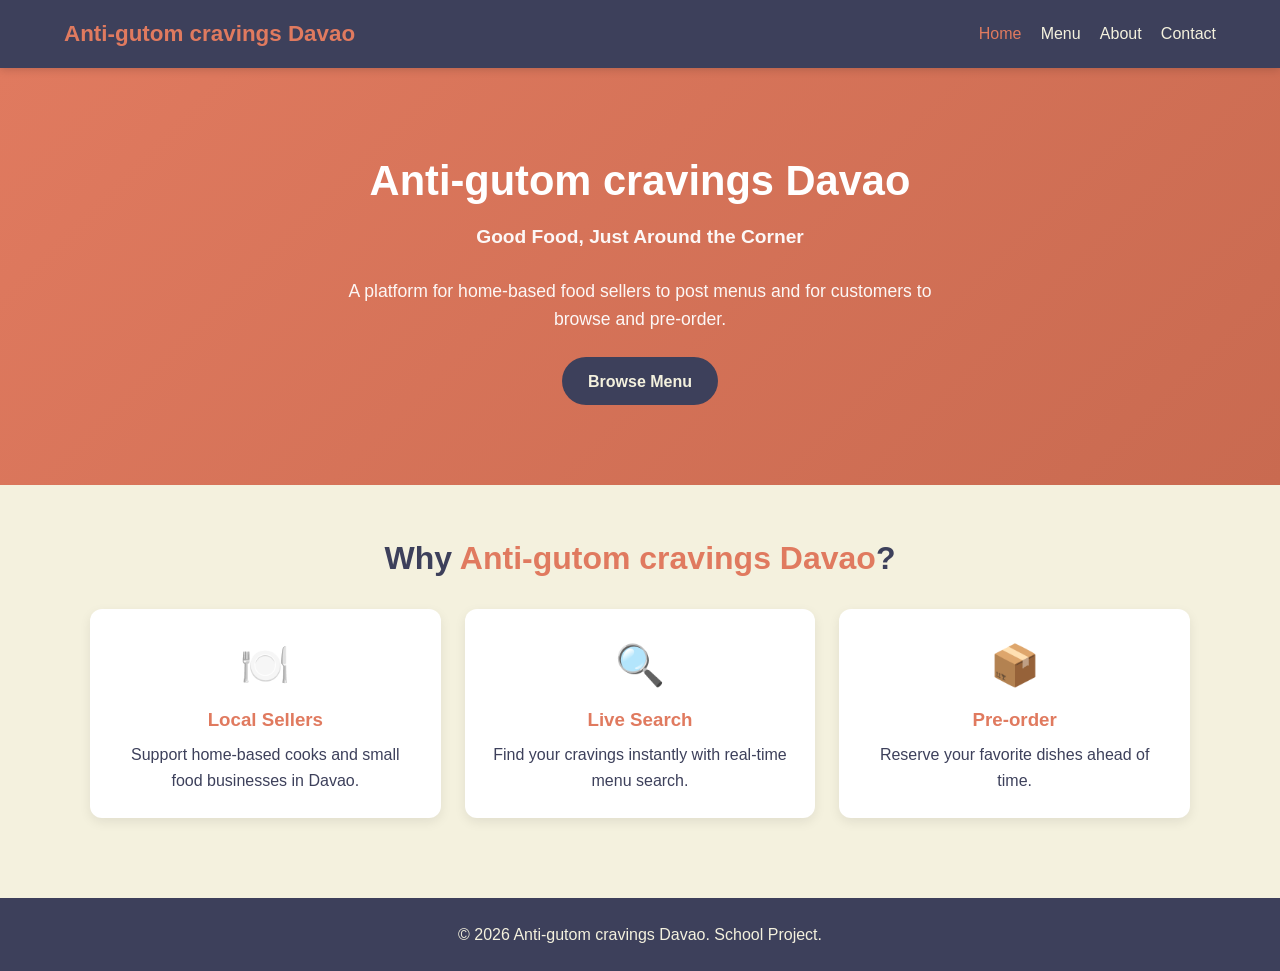
<file: index.html>
<!DOCTYPE html>
<html lang="en">
<head>
<meta charset="UTF-8">
<meta name="viewport" content="width=device-width,initial-scale=1">
<title>Anti-gutom cravings Davao — Home</title>
<link rel="stylesheet" href="css/style.css">
</head>
<body>
<header>
  <nav>
    <div class="logo">Anti-gutom cravings Davao</div>
    <div class="hamburger" onclick="document.querySelector('.nav-links').classList.toggle('open')"><span></span><span></span><span></span></div>
    <ul class="nav-links">
      <li><a href="index.html" class="active">Home</a></li>
      <li><a href="menu.html">Menu</a></li>
      <li><a href="about.html">About</a></li>
      <li><a href="contact.html">Contact</a></li>
    </ul>
  </nav>
</header>
<section class="hero">
  <h1>Anti-gutom cravings Davao</h1>
  <p style="font-weight:600;font-size:1.2rem">Good Food, Just Around the Corner</p>
  <p>A platform for home-based food sellers to post menus and for customers to browse and pre-order.</p>
  <a href="menu.html" class="btn">Browse Menu</a>
</section>
<section class="container">
  <h2 class="section-title">Why <span>Anti-gutom cravings Davao</span>?</h2>
  <div class="features">
    <div class="feature"><div class="icon">🍽️</div><h3>Local Sellers</h3><p>Support home-based cooks and small food businesses in Davao.</p></div>
    <div class="feature"><div class="icon">🔍</div><h3>Live Search</h3><p>Find your cravings instantly with real-time menu search.</p></div>
    <div class="feature"><div class="icon">📦</div><h3>Pre-order</h3><p>Reserve your favorite dishes ahead of time.</p></div>
  </div>
</section>
<footer>&copy; 2026 Anti-gutom cravings Davao. School Project.</footer>
<script src="js/script.js"></script>
</body>
</html>
</file>
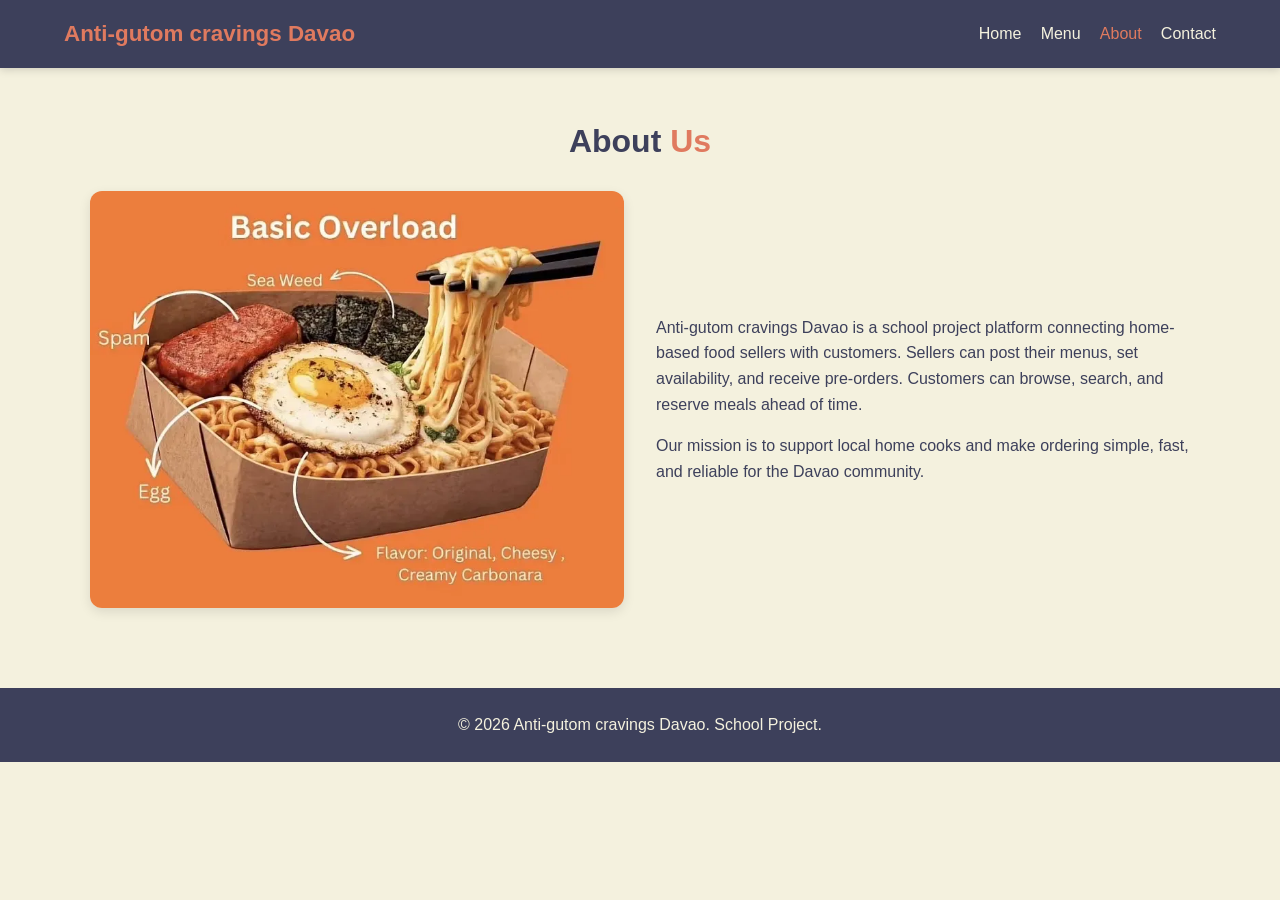
<file: about.html>
<!DOCTYPE html>
<html lang="en">
<head>
<meta charset="UTF-8">
<meta name="viewport" content="width=device-width,initial-scale=1">
<title>Anti-gutom cravings Davao — About</title>
<link rel="stylesheet" href="css/style.css">
</head>
<body>
<header>
  <nav>
    <div class="logo">Anti-gutom cravings Davao</div>
    <div class="hamburger"><span></span><span></span><span></span></div>
    <ul class="nav-links">
      <li><a href="index.html">Home</a></li>
      <li><a href="menu.html">Menu</a></li>
      <li><a href="about.html" class="active">About</a></li>
      <li><a href="contact.html">Contact</a></li>
    </ul>
  </nav>
</header>
<section class="container">
  <h2 class="section-title">About <span>Us</span></h2>
  <div class="about-content">
    <img src="BASIC OVERLOAD.webp" alt="Anti-gutom cravings Davao">
    <div>
      <p>Anti-gutom cravings Davao is a school project platform connecting home-based food sellers with customers. Sellers can post their menus, set availability, and receive pre-orders. Customers can browse, search, and reserve meals ahead of time.</p>
      <p style="margin-top:1rem">Our mission is to support local home cooks and make ordering simple, fast, and reliable for the Davao community.</p>
    </div>
  </div>
</section>
<footer>&copy; 2026 Anti-gutom cravings Davao. School Project.</footer>
<script src="js/script.js"></script>
</body>
</html>
</file>
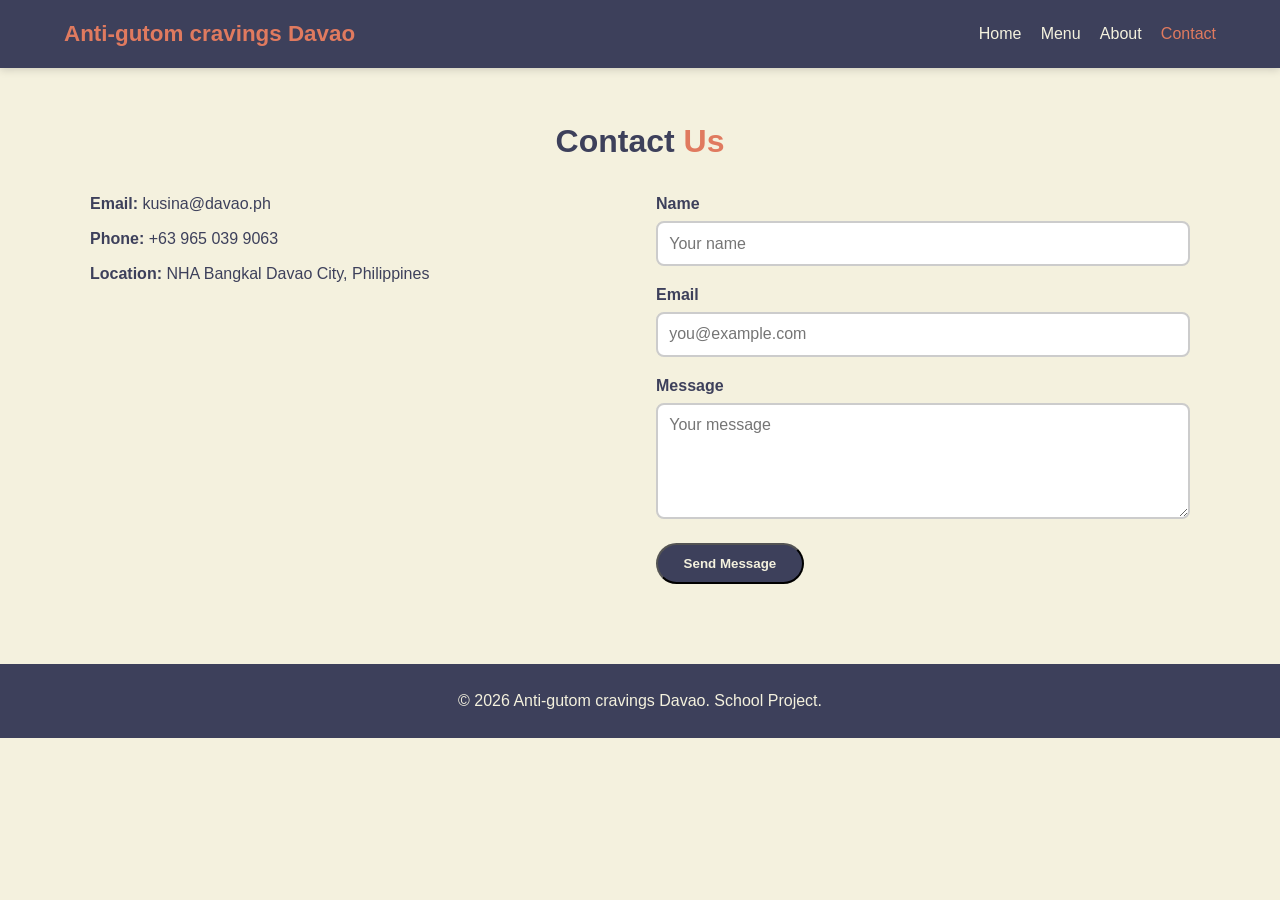
<file: contact.html>
<!DOCTYPE html>
<html lang="en">
<head>
<meta charset="UTF-8">
<meta name="viewport" content="width=device-width,initial-scale=1">
<title>Anti-gutom cravings Davao — Contact</title>
<link rel="stylesheet" href="css/style.css">
</head>
<body>
<header>
  <nav>
    <div class="logo">Anti-gutom cravings Davao</div>
    <div class="hamburger"><span></span><span></span><span></span></div>
    <ul class="nav-links">
      <li><a href="index.html">Home</a></li>
      <li><a href="menu.html">Menu</a></li>
      <li><a href="about.html">About</a></li>
      <li><a href="contact.html" class="active">Contact</a></li>
    </ul>
  </nav>
</header>
<section class="container">
  <h2 class="section-title">Contact <span>Us</span></h2>
  <div class="contact-wrap">
    <div class="contact-info">
      <p><strong>Email:</strong> kusina@davao.ph</p>
      <p><strong>Phone:</strong> +63 965 039 9063</p>
      <p><strong>Location:</strong> NHA Bangkal Davao City, Philippines</p>
    </div>
    <form id="contactForm">
      <div class="form-group">
        <label>Name</label>
        <input type="text" id="name" placeholder="Your name">
        <div class="error" id="nameErr">Please enter a valid name.</div>
      </div>
      <div class="form-group">
        <label>Email</label>
        <input type="email" id="email" placeholder="you@example.com">
        <div class="error" id="emailErr">Please enter a valid email.</div>
      </div>
      <div class="form-group">
        <label>Message</label>
        <textarea id="message" rows="5" placeholder="Your message"></textarea>
        <div class="error" id="msgErr">Message must be at least 10 characters.</div>
      </div>
      <button type="submit" class="btn">Send Message</button>
      <div class="success" id="successMsg">Message sent successfully! We'll get back to you soon.</div>
    </form>
  </div>
</section>
<footer>&copy; 2026 Anti-gutom cravings Davao. School Project.</footer>
<script src="js/script.js"></script>
</body>
</html>
</file>
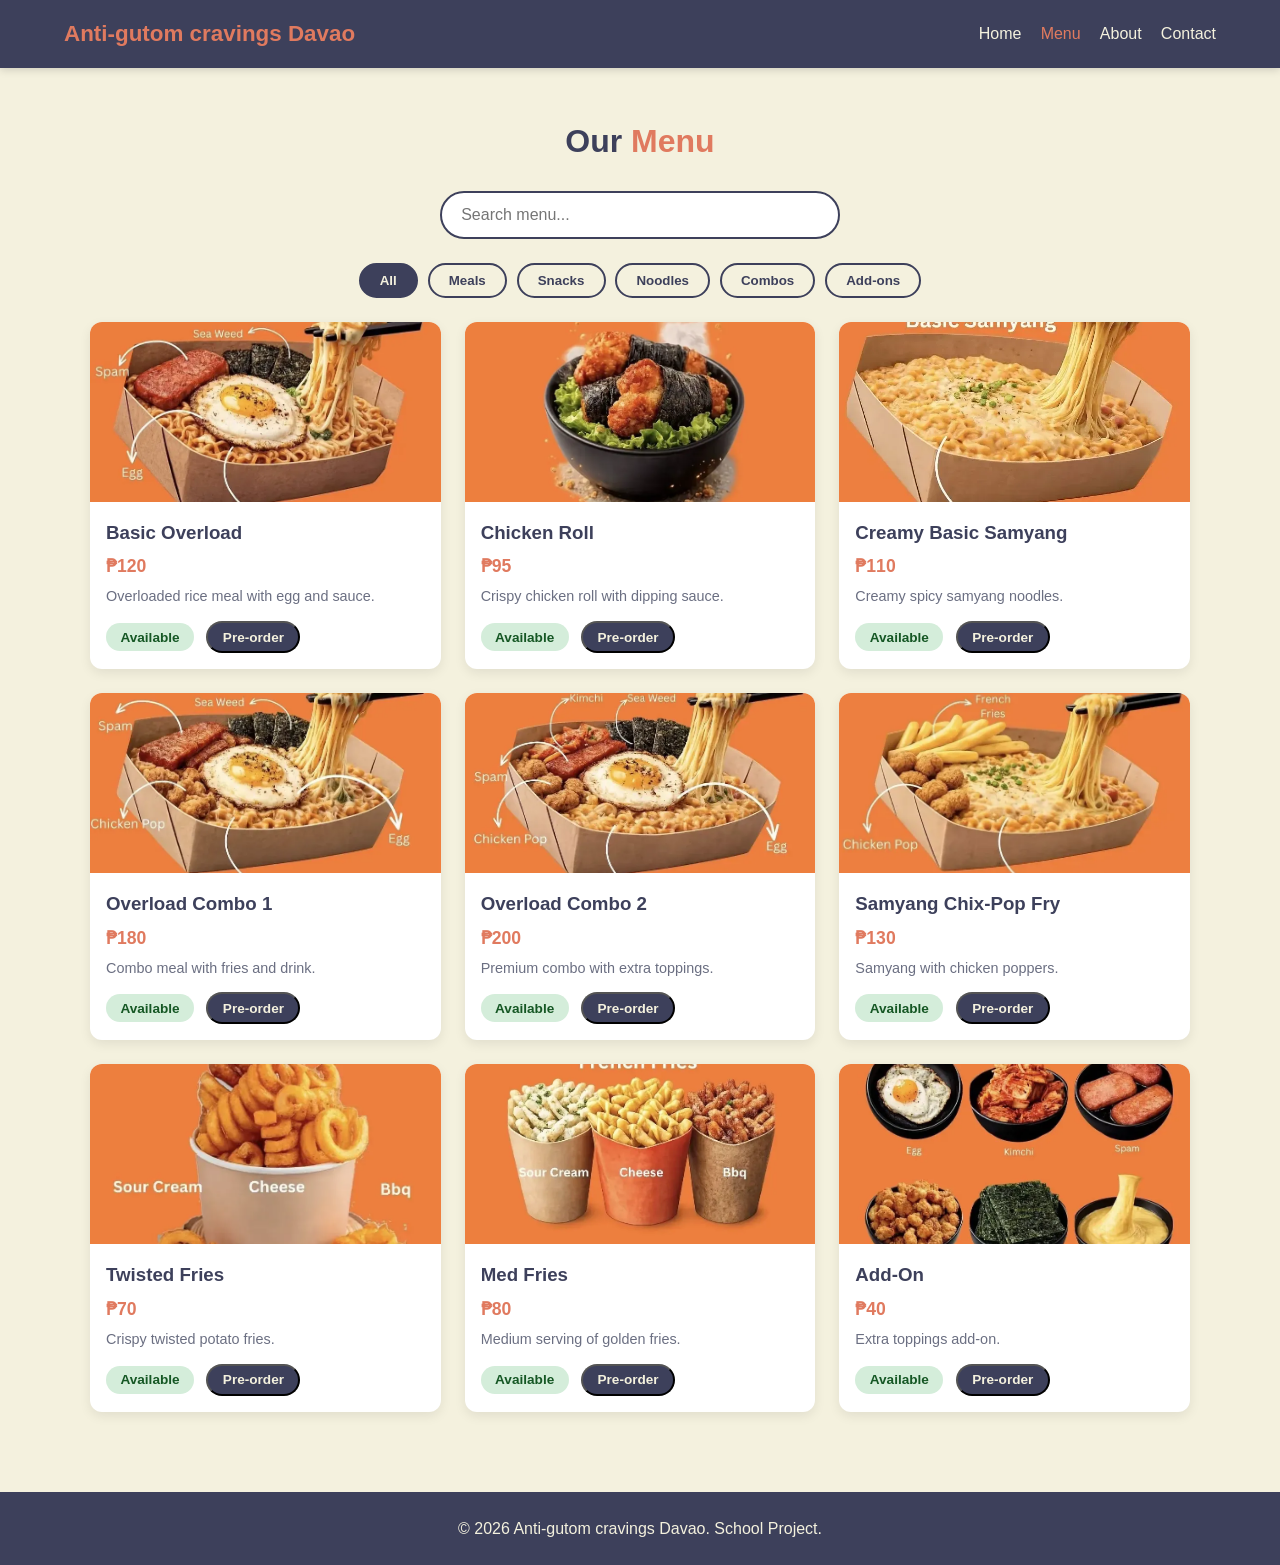
<file: menu.html>
<!DOCTYPE html>
<html lang="en">
<head>
<meta charset="UTF-8">
<meta name="viewport" content="width=device-width,initial-scale=1">
<title>Anti-gutom cravings Davao — Menu</title>
<link rel="stylesheet" href="css/style.css">
</head>
<body>
<header>
  <nav>
    <div class="logo">Anti-gutom cravings Davao</div>
    <div class="hamburger"><span></span><span></span><span></span></div>
    <ul class="nav-links">
      <li><a href="index.html">Home</a></li>
      <li><a href="menu.html" class="active">Menu</a></li>
      <li><a href="about.html">About</a></li>
      <li><a href="contact.html">Contact</a></li>
    </ul>
  </nav>
</header>
<section class="container">
  <h2 class="section-title">Our <span>Menu</span></h2>
  <div class="search-bar"><input type="text" id="searchInput" placeholder="Search menu..."></div>
  <div class="filters"></div>
  <div class="menu-grid" id="menuGrid"></div>
</section>
<div class="modal" id="orderModal">
  <div class="modal-box">
    <h3 id="modalTitle">Pre-order</h3>
    <p>Thank you! Your pre-order request has been received. The seller will confirm shortly.</p>
    <br>
    <button class="btn" id="closeModal">Close</button>
  </div>
</div>
<footer>&copy; 2026 Anti-gutom cravings Davao. School Project.</footer>
<script src="js/script.js"></script>
</body>
</html>
</file>
<file: css/style.css>
:root{
  --primary:#E07A5F;
  --cream:#F4F1DE;
  --dark:#3D405B;
  --white:#ffffff;
  --gray:#6b6f82;
}
*{box-sizing:border-box;margin:0;padding:0}
html{scroll-behavior:smooth}
body{font-family:'Segoe UI',Arial,sans-serif;background:var(--cream);color:var(--dark);line-height:1.6}
a{text-decoration:none;color:inherit}
img{max-width:100%;display:block}
.container{width:90%;max-width:1100px;margin:0 auto}

/* Nav */
header{background:var(--dark);color:var(--cream);position:sticky;top:0;z-index:100;box-shadow:0 2px 8px rgba(0,0,0,.15)}
nav{display:flex;justify-content:space-between;align-items:center;padding:1rem 5%}
.logo{font-size:1.4rem;font-weight:700;color:var(--primary)}
.nav-links{list-style:none;display:flex;gap:1.2rem}
.nav-links a{color:var(--cream);font-weight:500;transition:color .2s}
.nav-links a:hover,.nav-links a.active{color:var(--primary)}
.hamburger{display:none;flex-direction:column;cursor:pointer;gap:4px}
.hamburger span{width:25px;height:3px;background:var(--cream);border-radius:2px;transition:.3s}
@media(max-width:768px){
  .hamburger{display:flex}
  .nav-links{display:none;flex-direction:column;position:absolute;top:60px;left:0;right:0;background:var(--dark);padding:1rem 5%;gap:.8rem}
  .nav-links.open{display:flex}
}

/* Hero */
.hero{background:linear-gradient(135deg,var(--primary),#c96a50);color:var(--white);text-align:center;padding:5rem 1rem}
.hero h1{font-size:2.6rem;margin-bottom:.5rem}
.hero p{font-size:1.1rem;opacity:.95;max-width:600px;margin:0 auto 1.5rem}
.btn{display:inline-block;padding:.7rem 1.6rem;border-radius:30px;background:var(--dark);color:var(--cream);font-weight:600;transition:transform .2s,background .2s}
.btn:hover{transform:translateY(-2px);background:var(--primary);color:var(--white)}
.btn-outline{background:transparent;border:2px solid var(--cream);color:var(--cream)}
.btn-outline:hover{background:var(--cream);color:var(--dark)}

/* Sections */
section{padding:3rem 0}
.section-title{text-align:center;font-size:2rem;margin-bottom:1.5rem;color:var(--dark)}
.section-title span{color:var(--primary)}

/* Cards */
.features{display:grid;grid-template-columns:repeat(auto-fit,minmax(240px,1fr));gap:1.5rem}
.feature{background:var(--white);padding:1.5rem;border-radius:12px;box-shadow:0 4px 12px rgba(0,0,0,.08);text-align:center}
.feature h3{color:var(--primary);margin:.5rem 0}
.feature .icon{font-size:2.5rem}

/* Menu */
.search-bar{display:flex;justify-content:center;margin-bottom:1.5rem}
.search-bar input{width:100%;max-width:400px;padding:.8rem 1.2rem;border:2px solid var(--dark);border-radius:30px;font-size:1rem;background:var(--white)}
.filters{display:flex;justify-content:center;gap:.6rem;flex-wrap:wrap;margin-bottom:1.5rem}
.filter-btn{padding:.5rem 1.2rem;border:2px solid var(--dark);background:transparent;color:var(--dark);border-radius:20px;cursor:pointer;font-weight:600;transition:.2s}
.filter-btn.active,.filter-btn:hover{background:var(--dark);color:var(--cream)}
.menu-grid{display:grid;grid-template-columns:repeat(auto-fill,minmax(260px,1fr));gap:1.5rem}
.menu-card{background:var(--white);border-radius:12px;overflow:hidden;box-shadow:0 4px 12px rgba(0,0,0,.08);transition:transform .2s}
.menu-card:hover{transform:translateY(-4px)}
.menu-card img{width:100%;height:180px;object-fit:cover}
.menu-card .info{padding:1rem}
.menu-card h3{color:var(--dark)}
.menu-card .price{color:var(--primary);font-weight:700;font-size:1.1rem;margin:.3rem 0}
.menu-card .desc{color:var(--gray);font-size:.9rem;margin-bottom:.8rem}
.toggle{padding:.4rem .9rem;border:none;border-radius:20px;cursor:pointer;font-weight:600;font-size:.85rem}
.toggle.available{background:#d4edda;color:#155724}
.toggle.unavailable{background:#f8d7da;color:#721c24}
.empty{text-align:center;color:var(--gray);padding:2rem;grid-column:1/-1}

/* About */
.about-content{display:grid;grid-template-columns:1fr 1fr;gap:2rem;align-items:center}
.about-content img{border-radius:12px;box-shadow:0 4px 12px rgba(0,0,0,.1)}
@media(max-width:768px){.about-content{grid-template-columns:1fr}}

/* Contact */
.contact-wrap{display:grid;grid-template-columns:1fr 1fr;gap:2rem}
@media(max-width:768px){.contact-wrap{grid-template-columns:1fr}}
.contact-info p{margin-bottom:.6rem}
.form-group{margin-bottom:1rem}
.form-group label{display:block;margin-bottom:.3rem;font-weight:600}
.form-group input,.form-group textarea{width:100%;padding:.7rem;border:2px solid #ccc;border-radius:8px;font-size:1rem;font-family:inherit}
.form-group input:focus,.form-group textarea:focus{border-color:var(--primary);outline:none}
.error{color:#c0392b;font-size:.85rem;margin-top:.3rem;display:none}
.success{background:#d4edda;color:#155724;padding:1rem;border-radius:8px;margin-top:1rem;display:none}
footer{background:var(--dark);color:var(--cream);text-align:center;padding:1.5rem;margin-top:2rem}

/* Pre-order modal */
.modal{display:none;position:fixed;inset:0;background:rgba(0,0,0,.5);justify-content:center;align-items:center;z-index:200}
.modal.open{display:flex}
.modal-box{background:var(--white);padding:2rem;border-radius:12px;max-width:400px;width:90%}
.modal-box h3{color:var(--primary);margin-bottom:1rem}
</file>
